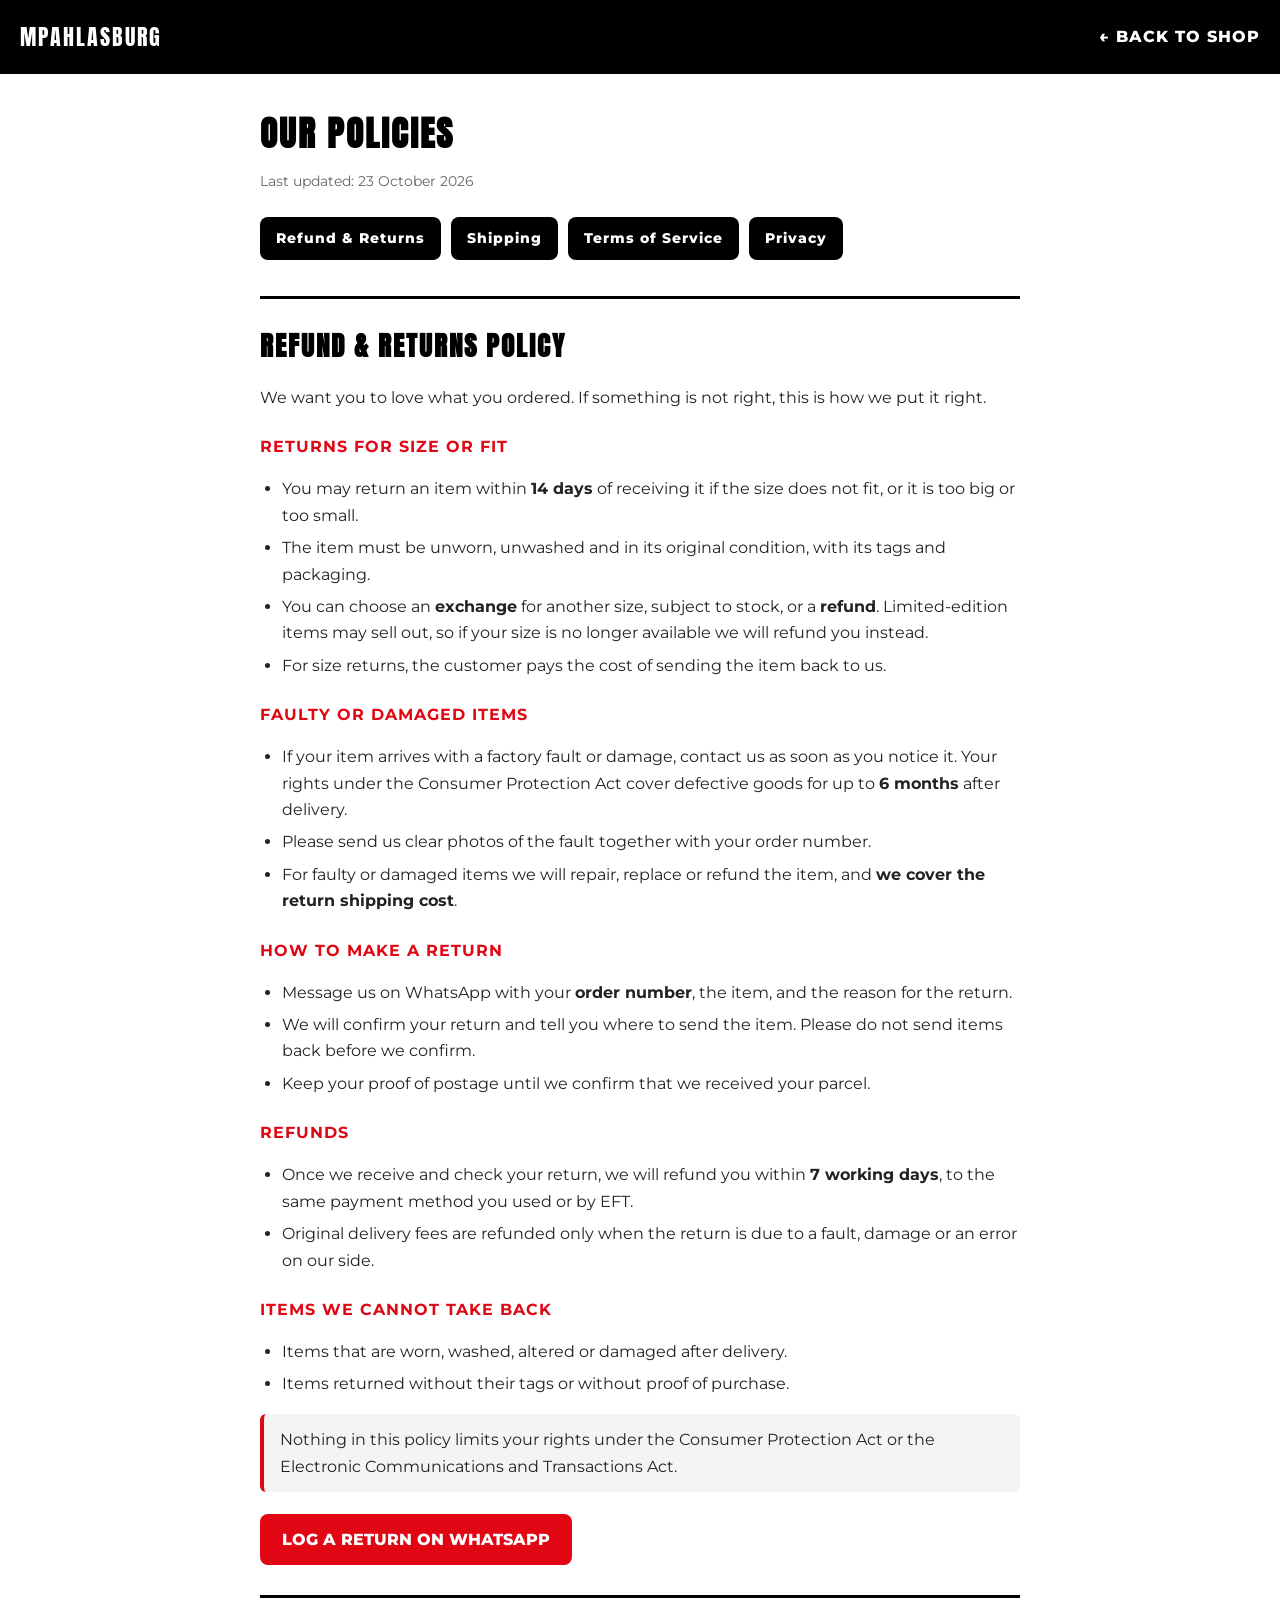
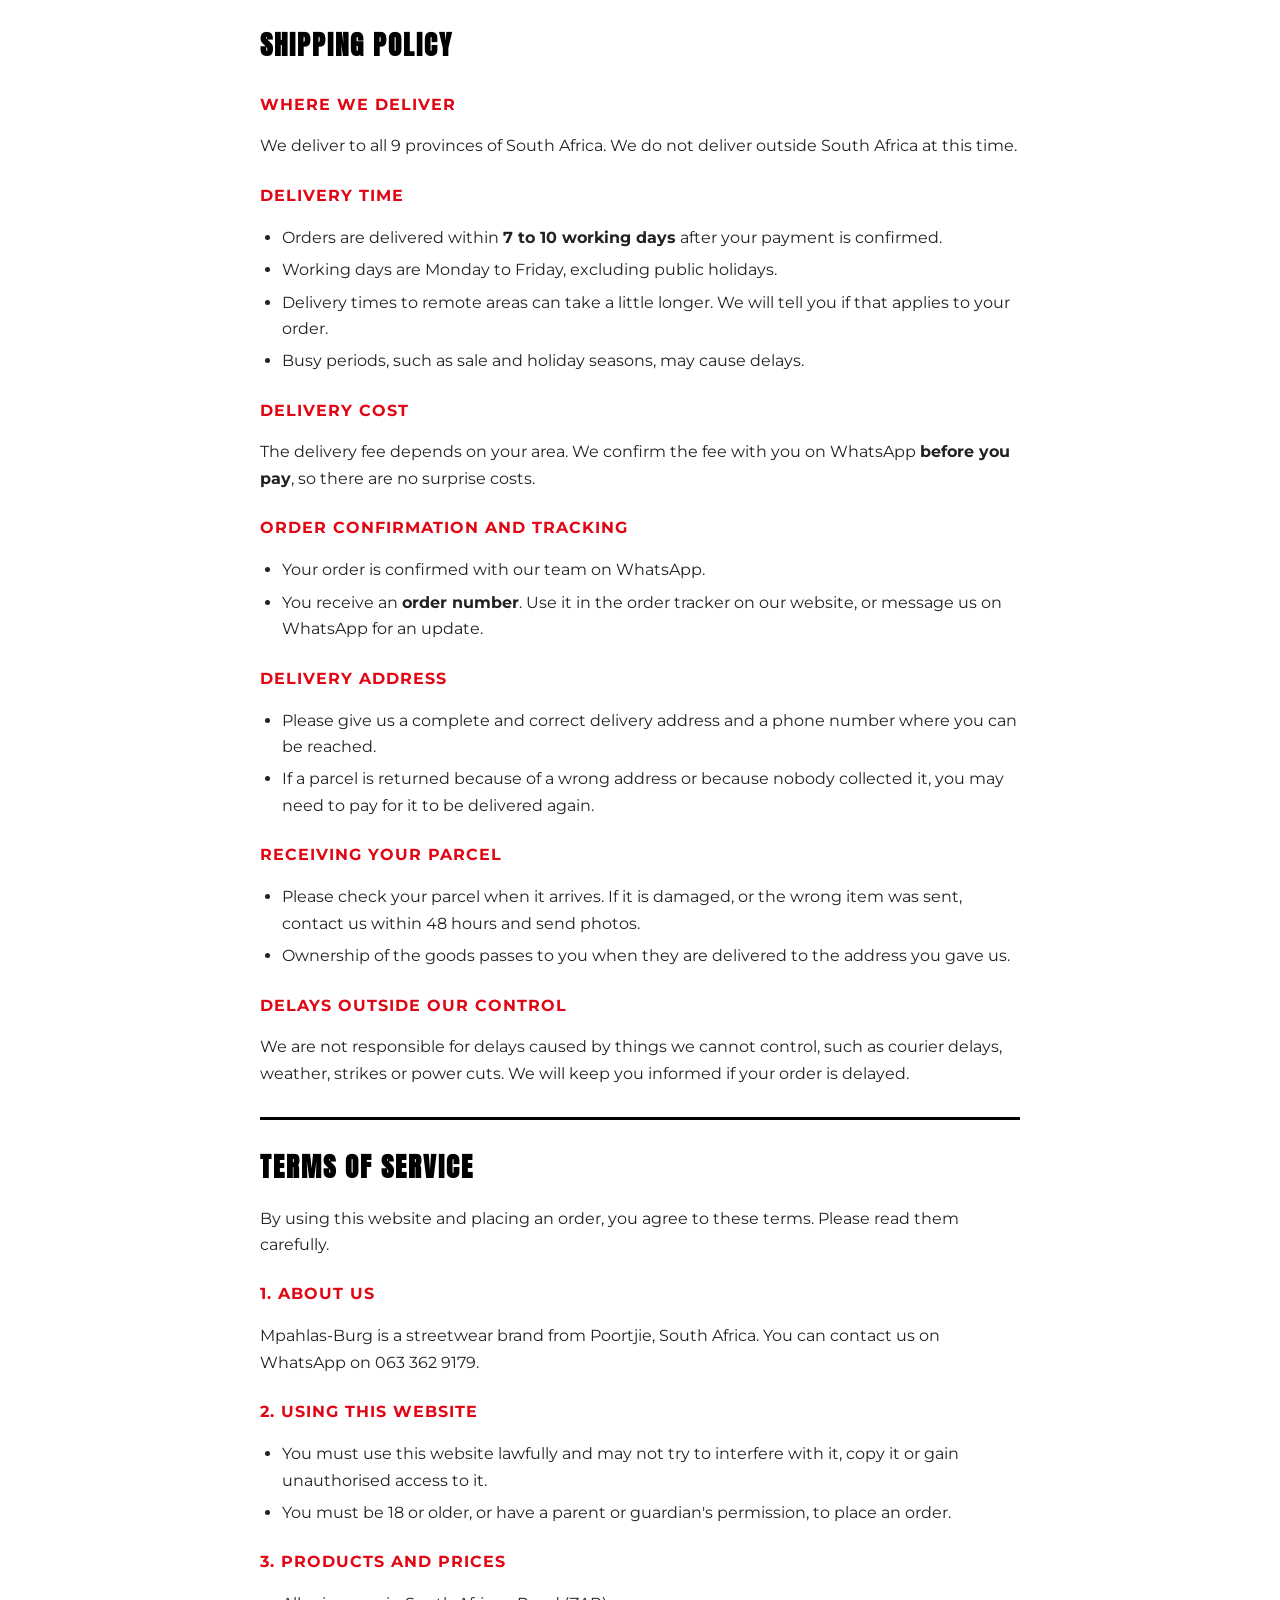
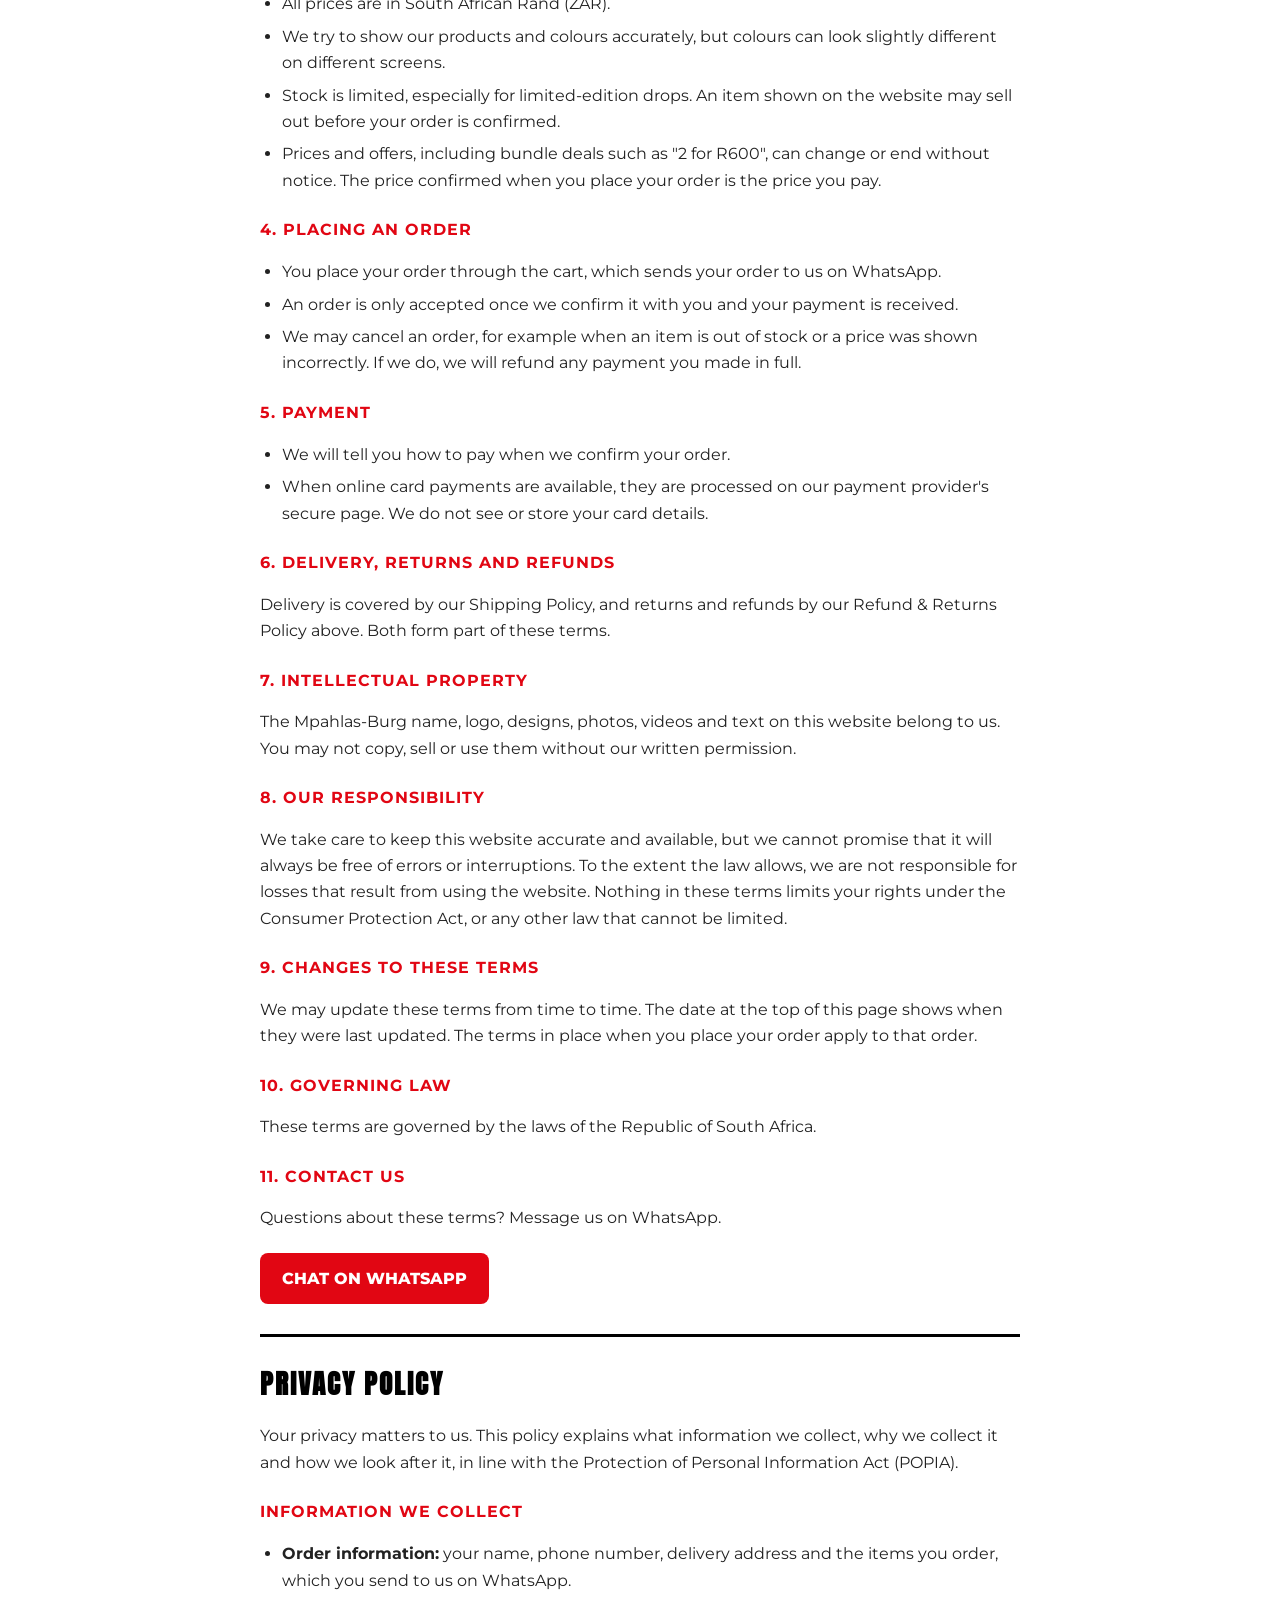
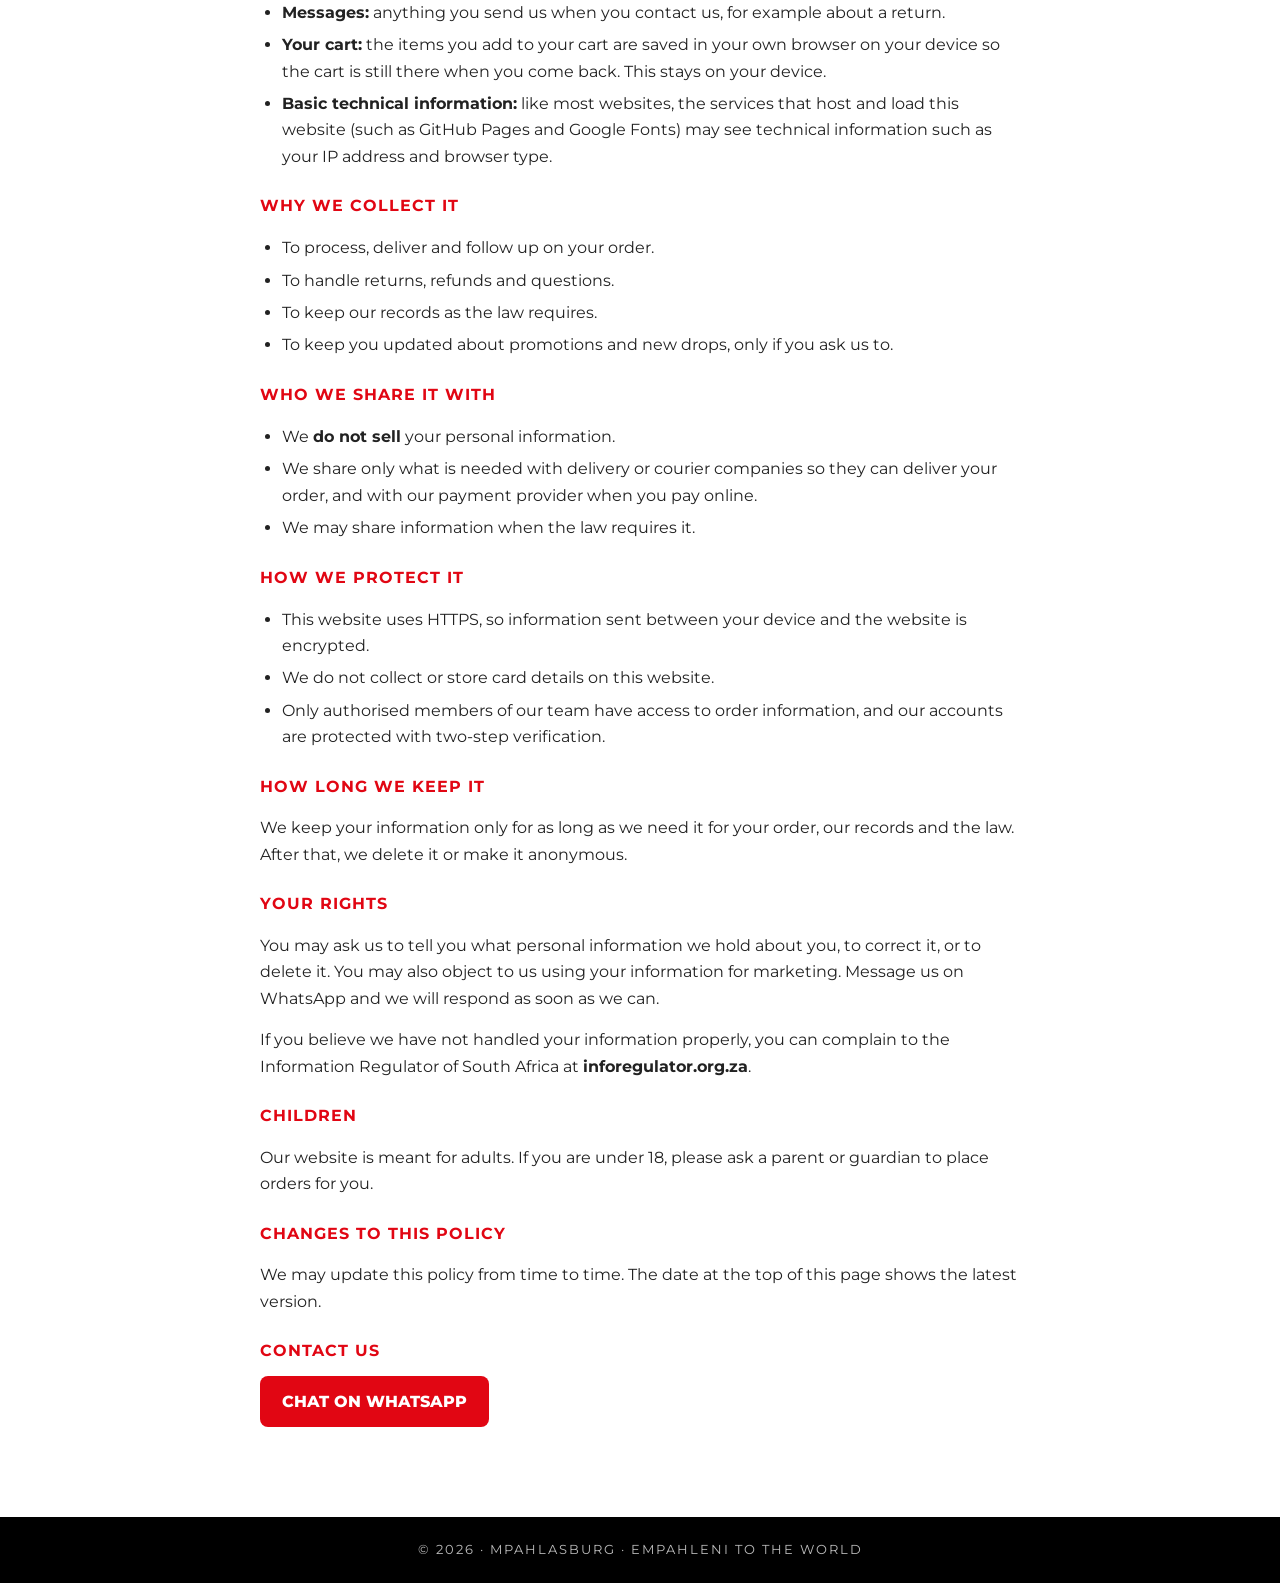
<file: policies.html>
<!DOCTYPE html>
<html lang="en">
<head>
<meta charset="UTF-8">
<meta name="viewport" content="width=device-width, initial-scale=1">
<title>Policies | Mpahlas-Burg</title>
<link href="https://fonts.googleapis.com/css2?family=Anton&family=Montserrat:wght@500;800&display=swap" rel="stylesheet">
<style>
    * { box-sizing: border-box; }
    html { scroll-behavior: smooth; }
    body {
        margin: 0;
        background: #fff;
        color: #222;
        font-family: "Montserrat", Arial, sans-serif;
        line-height: 1.7;
    }
    header.top {
        background: #000;
        color: #fff;
        padding: 18px 20px;
        display: flex;
        justify-content: space-between;
        align-items: center;
        flex-wrap: wrap;
        gap: 10px;
    }
    header.top a { color: #fff; text-decoration: none; font-weight: 800; letter-spacing: 1px; }
    .brand { font-family: "Anton", sans-serif; font-size: 1.4rem; letter-spacing: 2px; }
    main { max-width: 800px; margin: 0 auto; padding: 30px 20px 60px; }
    h1 {
        font-family: "Anton", sans-serif;
        font-size: 2.2rem;
        letter-spacing: 2px;
        color: #000;
        margin: 0 0 6px;
    }
    .updated { color: #666; font-size: 0.85rem; margin: 0 0 24px; }
    nav.toc {
        display: flex;
        flex-wrap: wrap;
        gap: 10px;
        margin-bottom: 36px;
    }
    nav.toc a {
        background: #000;
        color: #fff;
        text-decoration: none;
        font-weight: 800;
        font-size: 0.85rem;
        letter-spacing: 1px;
        padding: 10px 16px;
        border-radius: 8px;
    }
    nav.toc a:hover { background: #e10613; }
    section { padding-top: 24px; margin-bottom: 30px; border-top: 3px solid #000; }
    h2 {
        font-family: "Anton", sans-serif;
        font-size: 1.7rem;
        letter-spacing: 2px;
        color: #000;
        margin: 0 0 12px;
    }
    h3 { font-size: 1rem; letter-spacing: 1px; color: #e10613; margin: 22px 0 6px; text-transform: uppercase; }
    p, li { font-size: 0.97rem; }
    ul { padding-left: 22px; }
    li { margin-bottom: 6px; }
    .note {
        background: #f4f4f4;
        border-left: 4px solid #e10613;
        padding: 12px 16px;
        border-radius: 6px;
        margin: 16px 0;
    }
    .wa {
        display: inline-block;
        background: #e10613;
        color: #fff;
        text-decoration: none;
        font-weight: 800;
        padding: 12px 22px;
        border-radius: 8px;
        margin-top: 6px;
    }
    footer.bottom {
        background: #000;
        color: #bbb;
        text-align: center;
        padding: 22px 16px;
        font-size: 0.8rem;
        letter-spacing: 2px;
    }
</style>
</head>
<body>

<header class="top">
    <span class="brand">MPAHLASBURG</span>
    <a href="index.html">&larr; BACK TO SHOP</a>
</header>

<main>
    <h1>OUR POLICIES</h1>
    <p class="updated">Last updated: 23 October 2026</p>

    <nav class="toc">
        <a href="#refund">Refund &amp; Returns</a>
        <a href="#shipping">Shipping</a>
        <a href="#terms">Terms of Service</a>
        <a href="#privacy">Privacy</a>
    </nav>

    <!-- ===================== REFUND ===================== -->
    <section id="refund">
        <h2>REFUND &amp; RETURNS POLICY</h2>
        <p>We want you to love what you ordered. If something is not right, this is how we put it right.</p>

        <h3>Returns for size or fit</h3>
        <ul>
            <li>You may return an item within <strong>14 days</strong> of receiving it if the size does not fit, or it is too big or too small.</li>
            <li>The item must be unworn, unwashed and in its original condition, with its tags and packaging.</li>
            <li>You can choose an <strong>exchange</strong> for another size, subject to stock, or a <strong>refund</strong>. Limited-edition items may sell out, so if your size is no longer available we will refund you instead.</li>
            <li>For size returns, the customer pays the cost of sending the item back to us.</li>
        </ul>

        <h3>Faulty or damaged items</h3>
        <ul>
            <li>If your item arrives with a factory fault or damage, contact us as soon as you notice it. Your rights under the Consumer Protection Act cover defective goods for up to <strong>6 months</strong> after delivery.</li>
            <li>Please send us clear photos of the fault together with your order number.</li>
            <li>For faulty or damaged items we will repair, replace or refund the item, and <strong>we cover the return shipping cost</strong>.</li>
        </ul>

        <h3>How to make a return</h3>
        <ul>
            <li>Message us on WhatsApp with your <strong>order number</strong>, the item, and the reason for the return.</li>
            <li>We will confirm your return and tell you where to send the item. Please do not send items back before we confirm.</li>
            <li>Keep your proof of postage until we confirm that we received your parcel.</li>
        </ul>

        <h3>Refunds</h3>
        <ul>
            <li>Once we receive and check your return, we will refund you within <strong>7 working days</strong>, to the same payment method you used or by EFT.</li>
            <li>Original delivery fees are refunded only when the return is due to a fault, damage or an error on our side.</li>
        </ul>

        <h3>Items we cannot take back</h3>
        <ul>
            <li>Items that are worn, washed, altered or damaged after delivery.</li>
            <li>Items returned without their tags or without proof of purchase.</li>
        </ul>

        <div class="note">Nothing in this policy limits your rights under the Consumer Protection Act or the Electronic Communications and Transactions Act.</div>
        <a class="wa" href="https://wa.me/27633629179?text=Hi%2C%20I%20want%20to%20log%20a%20return." target="_blank" rel="noopener">LOG A RETURN ON WHATSAPP</a>
    </section>

    <!-- ===================== SHIPPING ===================== -->
    <section id="shipping">
        <h2>SHIPPING POLICY</h2>

        <h3>Where we deliver</h3>
        <p>We deliver to all 9 provinces of South Africa. We do not deliver outside South Africa at this time.</p>

        <h3>Delivery time</h3>
        <ul>
            <li>Orders are delivered within <strong>7 to 10 working days</strong> after your payment is confirmed.</li>
            <li>Working days are Monday to Friday, excluding public holidays.</li>
            <li>Delivery times to remote areas can take a little longer. We will tell you if that applies to your order.</li>
            <li>Busy periods, such as sale and holiday seasons, may cause delays.</li>
        </ul>

        <h3>Delivery cost</h3>
        <p>The delivery fee depends on your area. We confirm the fee with you on WhatsApp <strong>before you pay</strong>, so there are no surprise costs.</p>

        <h3>Order confirmation and tracking</h3>
        <ul>
            <li>Your order is confirmed with our team on WhatsApp.</li>
            <li>You receive an <strong>order number</strong>. Use it in the order tracker on our website, or message us on WhatsApp for an update.</li>
        </ul>

        <h3>Delivery address</h3>
        <ul>
            <li>Please give us a complete and correct delivery address and a phone number where you can be reached.</li>
            <li>If a parcel is returned because of a wrong address or because nobody collected it, you may need to pay for it to be delivered again.</li>
        </ul>

        <h3>Receiving your parcel</h3>
        <ul>
            <li>Please check your parcel when it arrives. If it is damaged, or the wrong item was sent, contact us within 48 hours and send photos.</li>
            <li>Ownership of the goods passes to you when they are delivered to the address you gave us.</li>
        </ul>

        <h3>Delays outside our control</h3>
        <p>We are not responsible for delays caused by things we cannot control, such as courier delays, weather, strikes or power cuts. We will keep you informed if your order is delayed.</p>
    </section>

    <!-- ===================== TERMS ===================== -->
    <section id="terms">
        <h2>TERMS OF SERVICE</h2>
        <p>By using this website and placing an order, you agree to these terms. Please read them carefully.</p>

        <h3>1. About us</h3>
        <p>Mpahlas-Burg is a streetwear brand from Poortjie, South Africa. You can contact us on WhatsApp on 063 362 9179.</p>

        <h3>2. Using this website</h3>
        <ul>
            <li>You must use this website lawfully and may not try to interfere with it, copy it or gain unauthorised access to it.</li>
            <li>You must be 18 or older, or have a parent or guardian's permission, to place an order.</li>
        </ul>

        <h3>3. Products and prices</h3>
        <ul>
            <li>All prices are in South African Rand (ZAR).</li>
            <li>We try to show our products and colours accurately, but colours can look slightly different on different screens.</li>
            <li>Stock is limited, especially for limited-edition drops. An item shown on the website may sell out before your order is confirmed.</li>
            <li>Prices and offers, including bundle deals such as "2 for R600", can change or end without notice. The price confirmed when you place your order is the price you pay.</li>
        </ul>

        <h3>4. Placing an order</h3>
        <ul>
            <li>You place your order through the cart, which sends your order to us on WhatsApp.</li>
            <li>An order is only accepted once we confirm it with you and your payment is received.</li>
            <li>We may cancel an order, for example when an item is out of stock or a price was shown incorrectly. If we do, we will refund any payment you made in full.</li>
        </ul>

        <h3>5. Payment</h3>
        <ul>
            <li>We will tell you how to pay when we confirm your order.</li>
            <li>When online card payments are available, they are processed on our payment provider's secure page. We do not see or store your card details.</li>
        </ul>

        <h3>6. Delivery, returns and refunds</h3>
        <p>Delivery is covered by our Shipping Policy, and returns and refunds by our Refund &amp; Returns Policy above. Both form part of these terms.</p>

        <h3>7. Intellectual property</h3>
        <p>The Mpahlas-Burg name, logo, designs, photos, videos and text on this website belong to us. You may not copy, sell or use them without our written permission.</p>

        <h3>8. Our responsibility</h3>
        <p>We take care to keep this website accurate and available, but we cannot promise that it will always be free of errors or interruptions. To the extent the law allows, we are not responsible for losses that result from using the website. Nothing in these terms limits your rights under the Consumer Protection Act, or any other law that cannot be limited.</p>

        <h3>9. Changes to these terms</h3>
        <p>We may update these terms from time to time. The date at the top of this page shows when they were last updated. The terms in place when you place your order apply to that order.</p>

        <h3>10. Governing law</h3>
        <p>These terms are governed by the laws of the Republic of South Africa.</p>

        <h3>11. Contact us</h3>
        <p>Questions about these terms? Message us on WhatsApp.</p>
        <a class="wa" href="https://wa.me/27633629179" target="_blank" rel="noopener">CHAT ON WHATSAPP</a>
    </section>

    <!-- ===================== PRIVACY ===================== -->
    <section id="privacy">
        <h2>PRIVACY POLICY</h2>
        <p>Your privacy matters to us. This policy explains what information we collect, why we collect it and how we look after it, in line with the Protection of Personal Information Act (POPIA).</p>

        <h3>Information we collect</h3>
        <ul>
            <li><strong>Order information:</strong> your name, phone number, delivery address and the items you order, which you send to us on WhatsApp.</li>
            <li><strong>Messages:</strong> anything you send us when you contact us, for example about a return.</li>
            <li><strong>Your cart:</strong> the items you add to your cart are saved in your own browser on your device so the cart is still there when you come back. This stays on your device.</li>
            <li><strong>Basic technical information:</strong> like most websites, the services that host and load this website (such as GitHub Pages and Google Fonts) may see technical information such as your IP address and browser type.</li>
        </ul>

        <h3>Why we collect it</h3>
        <ul>
            <li>To process, deliver and follow up on your order.</li>
            <li>To handle returns, refunds and questions.</li>
            <li>To keep our records as the law requires.</li>
            <li>To keep you updated about promotions and new drops, only if you ask us to.</li>
        </ul>

        <h3>Who we share it with</h3>
        <ul>
            <li>We <strong>do not sell</strong> your personal information.</li>
            <li>We share only what is needed with delivery or courier companies so they can deliver your order, and with our payment provider when you pay online.</li>
            <li>We may share information when the law requires it.</li>
        </ul>

        <h3>How we protect it</h3>
        <ul>
            <li>This website uses HTTPS, so information sent between your device and the website is encrypted.</li>
            <li>We do not collect or store card details on this website.</li>
            <li>Only authorised members of our team have access to order information, and our accounts are protected with two-step verification.</li>
        </ul>

        <h3>How long we keep it</h3>
        <p>We keep your information only for as long as we need it for your order, our records and the law. After that, we delete it or make it anonymous.</p>

        <h3>Your rights</h3>
        <p>You may ask us to tell you what personal information we hold about you, to correct it, or to delete it. You may also object to us using your information for marketing. Message us on WhatsApp and we will respond as soon as we can.</p>
        <p>If you believe we have not handled your information properly, you can complain to the Information Regulator of South Africa at <strong>inforegulator.org.za</strong>.</p>

        <h3>Children</h3>
        <p>Our website is meant for adults. If you are under 18, please ask a parent or guardian to place orders for you.</p>

        <h3>Changes to this policy</h3>
        <p>We may update this policy from time to time. The date at the top of this page shows the latest version.</p>

        <h3>Contact us</h3>
        <a class="wa" href="https://wa.me/27633629179" target="_blank" rel="noopener">CHAT ON WHATSAPP</a>
    </section>
</main>

<footer class="bottom">© 2026 · MPAHLASBURG · EMPAHLENI TO THE WORLD</footer>

</body>
</html>
</file>
